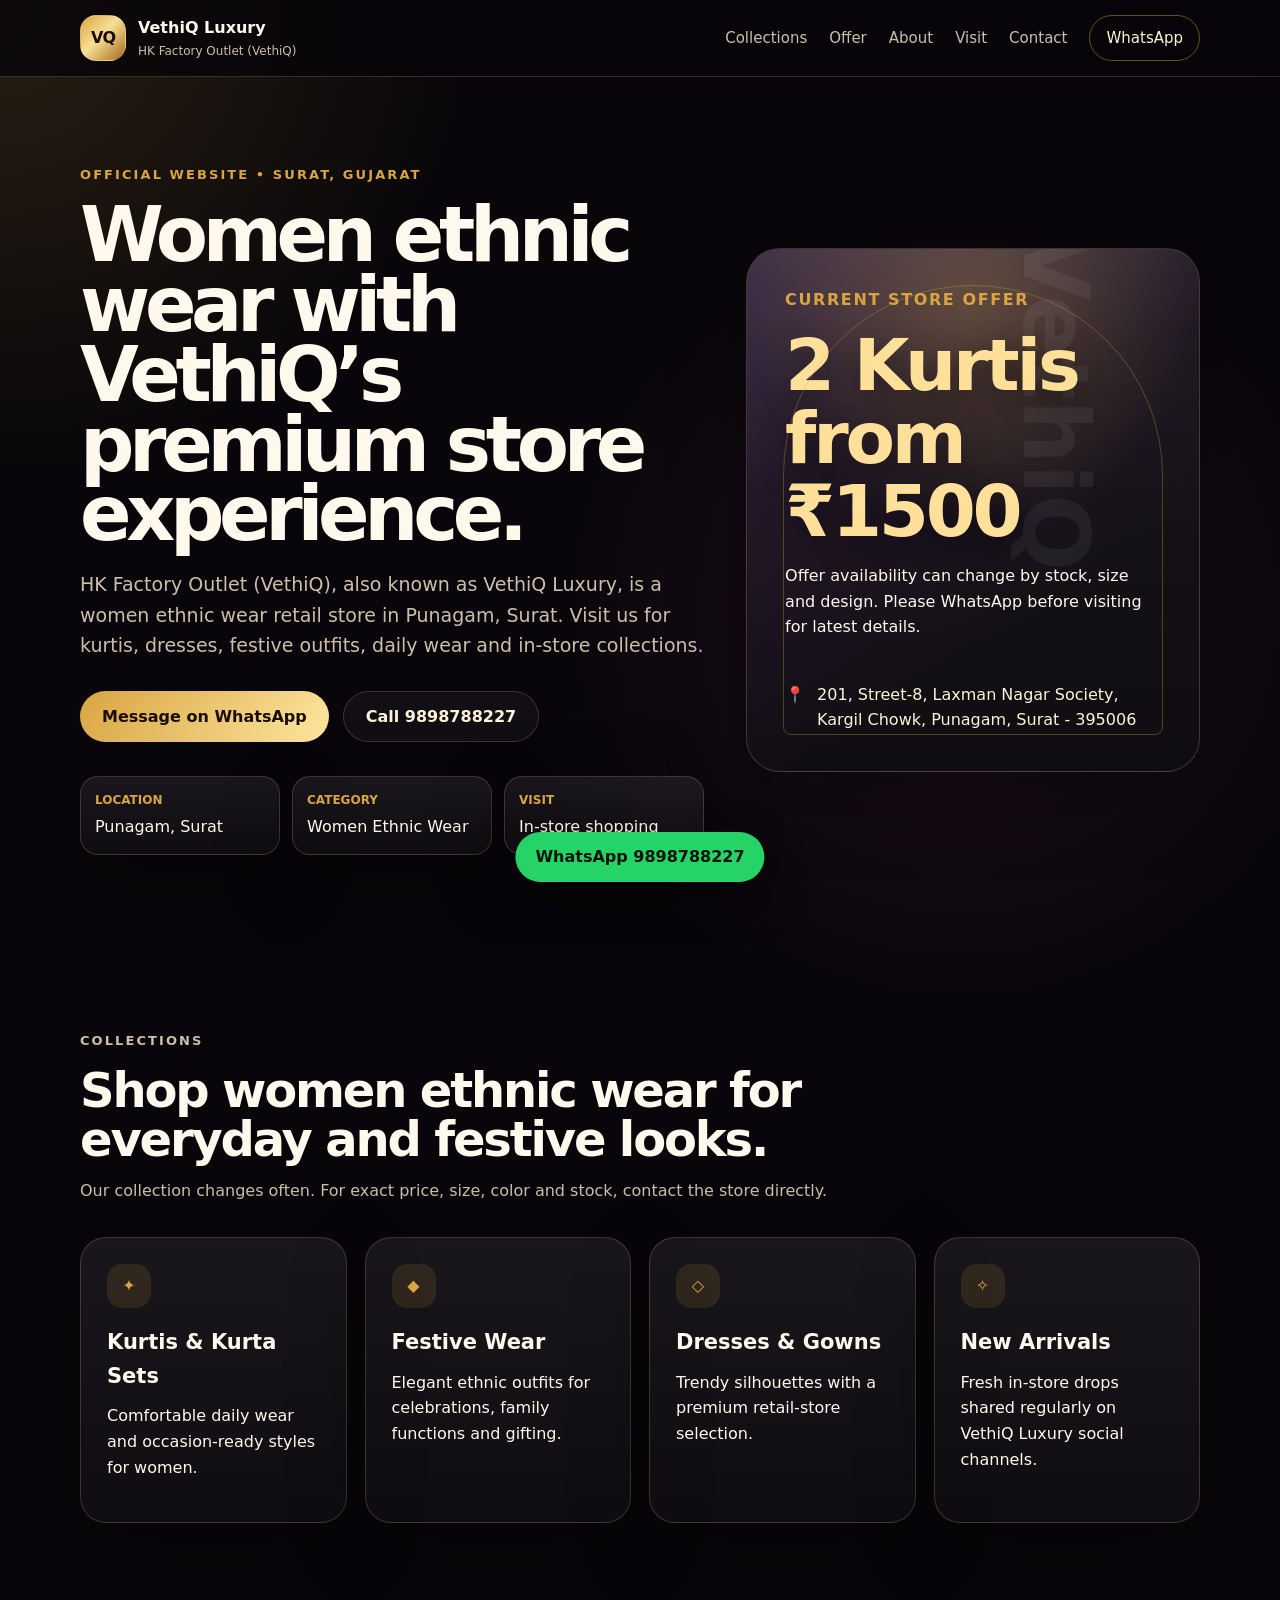
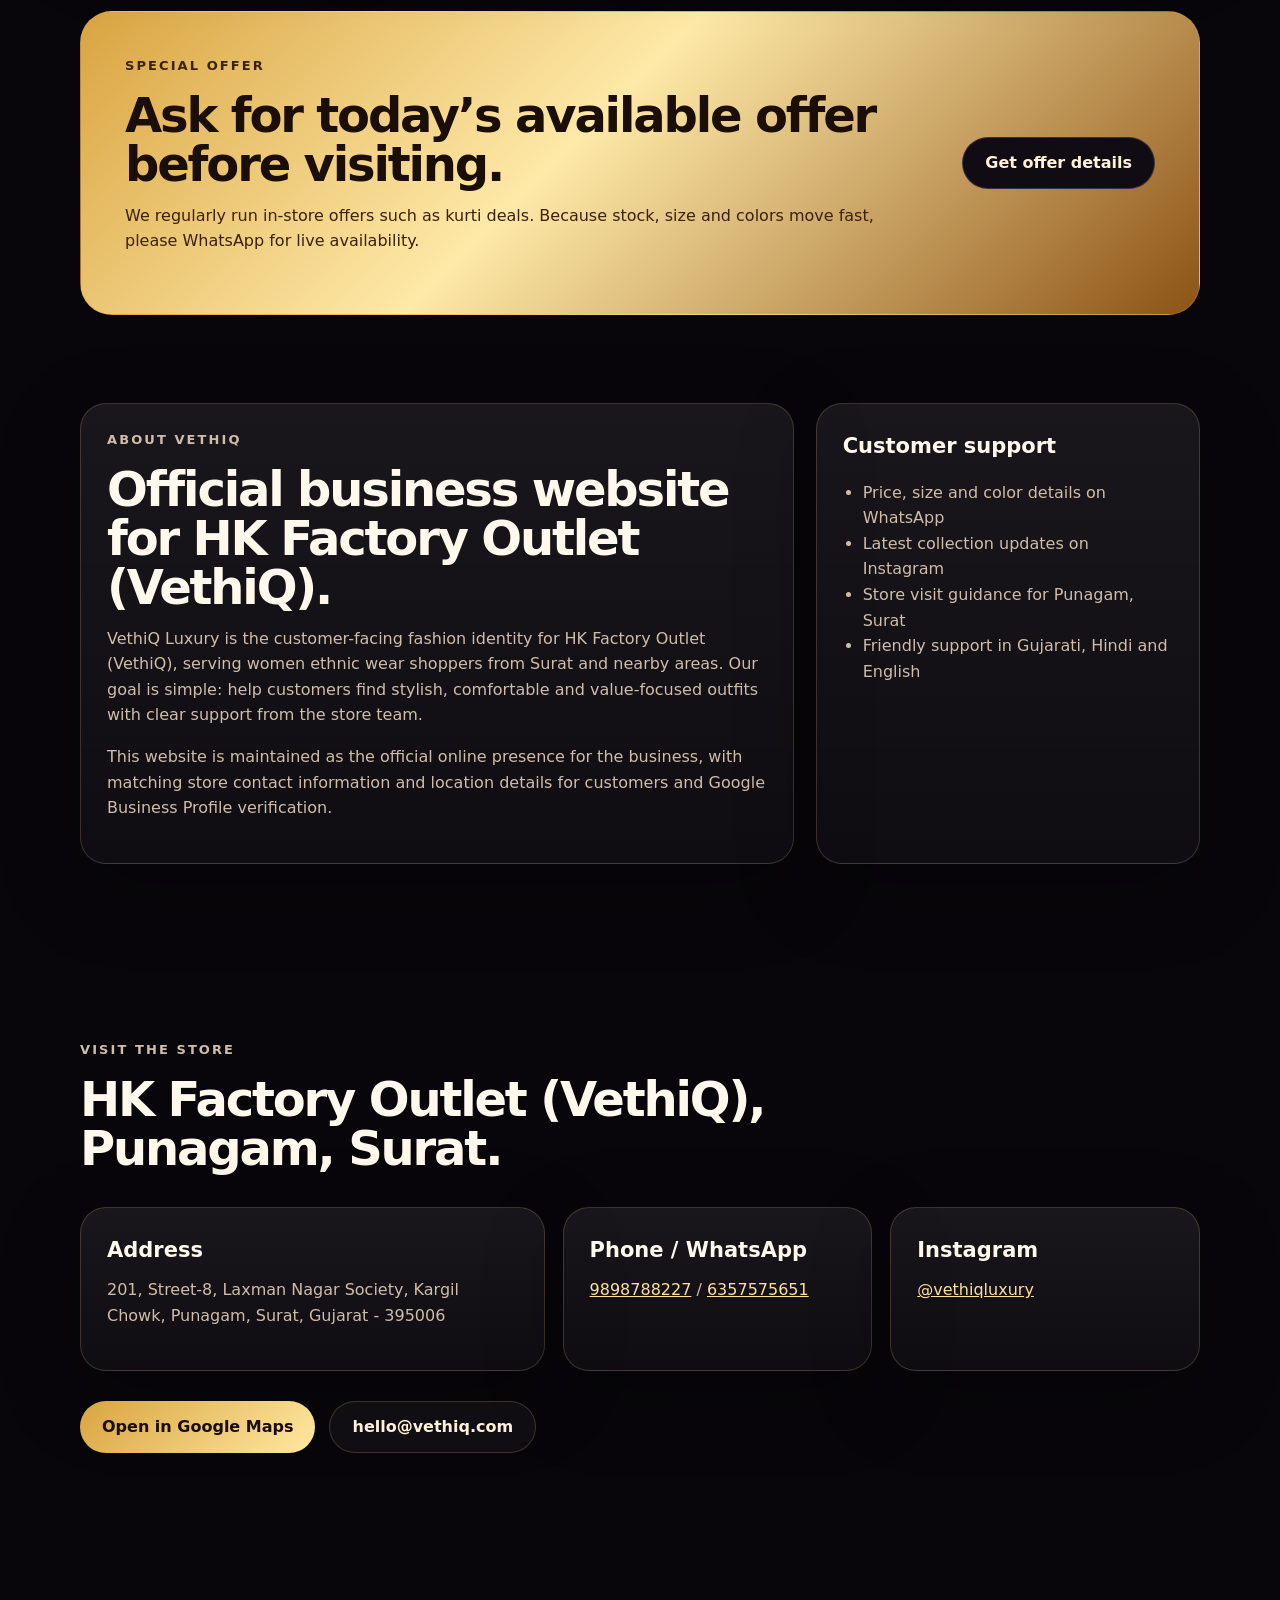
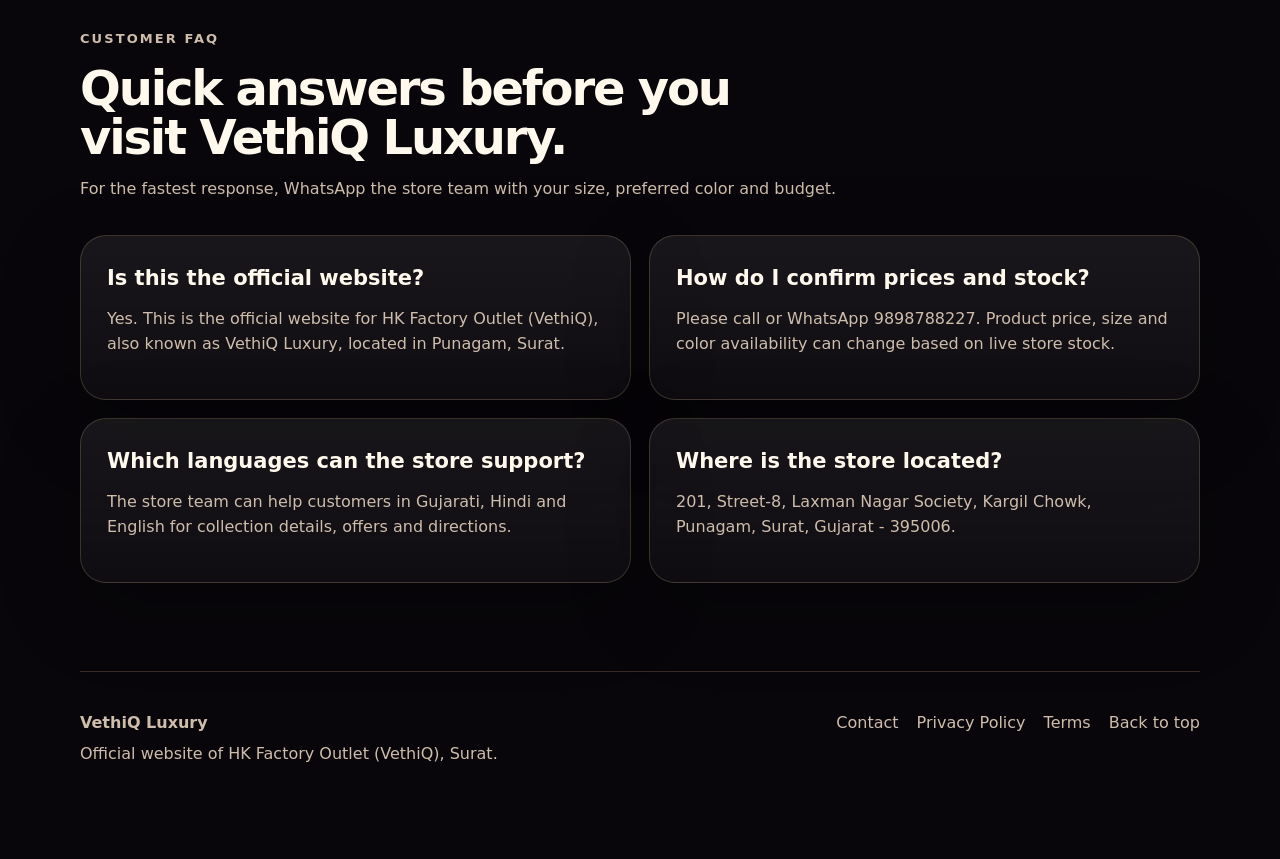
<file: index.html>
<!doctype html>
<html lang="en">
  <head>
    <meta charset="utf-8" />
    <meta name="viewport" content="width=device-width, initial-scale=1" />
    <title>VethiQ Luxury | Women Ethnic Wear Store in Surat</title>
    <meta name="description" content="Official website of HK Factory Outlet (VethiQ) / VethiQ Luxury, a Surat based women ethnic wear retail store for kurtis, dresses, festive wear and daily wear collections." />
    <meta name="keywords" content="VethiQ Luxury, HK Factory Outlet VethiQ, women ethnic wear Surat, kurti Surat, ethnic dresses Surat, Punagam women wear store" />
    <meta name="robots" content="index, follow" />
    <meta name="theme-color" content="#b98937" />
    <link rel="canonical" href="https://vethiq.com/" />
    <link rel="manifest" href="site.webmanifest" />
    <link rel="stylesheet" href="styles.css" />
    <meta property="og:title" content="VethiQ Luxury | Women Ethnic Wear in Surat" />
    <meta property="og:description" content="Visit HK Factory Outlet (VethiQ) / VethiQ Luxury in Punagam, Surat for women ethnic wear collections and in-store offers." />
    <meta property="og:type" content="website" />
    <meta property="og:url" content="https://vethiq.com/" />
    <meta property="og:site_name" content="VethiQ Luxury" />
    <meta name="twitter:card" content="summary_large_image" />
    <script type="application/ld+json">
      {
        "@context": "https://schema.org",
        "@graph": [
          {
            "@type": "ClothingStore",
            "@id": "https://vethiq.com/#store",
            "name": "HK Factory Outlet (VethiQ)",
            "alternateName": ["VethiQ Luxury", "VethiQ"],
            "url": "https://vethiq.com/",
            "telephone": "+91-9898788227",
            "address": {
              "@type": "PostalAddress",
              "streetAddress": "201, Street-8, Laxman Nagar Society, Kargil Chowk, Punagam",
              "addressLocality": "Surat",
              "addressRegion": "Gujarat",
              "postalCode": "395006",
              "addressCountry": "IN"
            },
            "sameAs": [
              "https://www.instagram.com/vethiqluxury/"
            ],
            "priceRange": "₹₹",
            "description": "Surat based women ethnic wear retail store for kurtis, dresses, festive wear and daily wear collections.",
            "areaServed": "Surat, Gujarat",
            "hasMap": "https://www.google.com/maps/search/?api=1&query=HK%20Factory%20Outlet%20(VethiQ)%20201%20Street-8%20Laxman%20Nagar%20Society%20Kargil%20Chowk%20Punagam%20Surat%20395006",
            "contactPoint": {
              "@type": "ContactPoint",
              "telephone": "+91-9898788227",
              "contactType": "customer support",
              "areaServed": "IN",
              "availableLanguage": ["Gujarati", "Hindi", "English"]
            }
          },
          {
            "@type": "WebSite",
            "@id": "https://vethiq.com/#website",
            "url": "https://vethiq.com/",
            "name": "VethiQ Luxury",
            "publisher": {
              "@id": "https://vethiq.com/#store"
            }
          },
          {
            "@type": "FAQPage",
            "@id": "https://vethiq.com/#faq",
            "mainEntity": [
              {
                "@type": "Question",
                "name": "Is this the official website of VethiQ Luxury?",
                "acceptedAnswer": {
                  "@type": "Answer",
                  "text": "Yes. vethiq.com is the official website for HK Factory Outlet (VethiQ), also known as VethiQ Luxury, located in Punagam, Surat."
                }
              },
              {
                "@type": "Question",
                "name": "How can customers confirm prices and stock?",
                "acceptedAnswer": {
                  "@type": "Answer",
                  "text": "Customers can call or WhatsApp 9898788227. Product price, size and color availability can change based on live store stock."
                }
              }
            ]
          }
        ]
      }
    </script>
  </head>
  <body>
    <header class="site-header" id="top">
      <nav class="nav-shell" aria-label="Primary navigation">
        <a class="brand" href="/" aria-label="VethiQ Luxury home">
          <span class="brand-mark">VQ</span>
          <span>
            <strong>VethiQ Luxury</strong>
            <small>HK Factory Outlet (VethiQ)</small>
          </span>
        </a>
        <button class="nav-toggle" type="button" aria-expanded="false" aria-controls="site-menu">Menu</button>
        <div class="nav-links" id="site-menu">
          <a href="#collections">Collections</a>
          <a href="#offer">Offer</a>
          <a href="#about">About</a>
          <a href="#visit">Visit</a>
          <a href="contact.html">Contact</a>
          <a class="nav-cta" href="https://wa.me/919898788227?text=Hi%20VethiQ%20Luxury%2C%20I%20want%20more%20details%20about%20your%20collection." rel="noopener">WhatsApp</a>
        </div>
      </nav>
    </header>

    <main>
      <section class="hero section">
        <div class="hero-copy">
          <p class="eyebrow">Official website • Surat, Gujarat</p>
          <h1>Women ethnic wear with VethiQ’s premium store experience.</h1>
          <p class="hero-text">HK Factory Outlet (VethiQ), also known as VethiQ Luxury, is a women ethnic wear retail store in Punagam, Surat. Visit us for kurtis, dresses, festive outfits, daily wear and in-store collections.</p>
          <div class="hero-actions">
            <a class="button button-primary" href="https://wa.me/919898788227?text=Hi%20VethiQ%20Luxury%2C%20please%20share%20latest%20women%20ethnic%20wear%20collection." rel="noopener">Message on WhatsApp</a>
            <a class="button button-soft" href="tel:+919898788227">Call 9898788227</a>
          </div>
          <dl class="trust-strip" aria-label="Store highlights">
            <div>
              <dt>Location</dt>
              <dd>Punagam, Surat</dd>
            </div>
            <div>
              <dt>Category</dt>
              <dd>Women Ethnic Wear</dd>
            </div>
            <div>
              <dt>Visit</dt>
              <dd>In-store shopping</dd>
            </div>
          </dl>
        </div>
        <div class="hero-card" aria-label="VethiQ Luxury store summary">
          <div class="gold-ring"></div>
          <p class="card-kicker">Current store offer</p>
          <h2>2 Kurtis from ₹1500</h2>
          <p>Offer availability can change by stock, size and design. Please WhatsApp before visiting for latest details.</p>
          <div class="mini-address">
            <span>📍</span>
            <span>201, Street-8, Laxman Nagar Society, Kargil Chowk, Punagam, Surat - 395006</span>
          </div>
        </div>
      </section>

      <section class="section collections" id="collections">
        <div class="section-heading">
          <p class="eyebrow">Collections</p>
          <h2>Shop women ethnic wear for everyday and festive looks.</h2>
          <p>Our collection changes often. For exact price, size, color and stock, contact the store directly.</p>
        </div>
        <div class="collection-grid">
          <article class="collection-card">
            <span class="card-icon">✦</span>
            <h3>Kurtis & Kurta Sets</h3>
            <p>Comfortable daily wear and occasion-ready styles for women.</p>
          </article>
          <article class="collection-card">
            <span class="card-icon">◆</span>
            <h3>Festive Wear</h3>
            <p>Elegant ethnic outfits for celebrations, family functions and gifting.</p>
          </article>
          <article class="collection-card">
            <span class="card-icon">◇</span>
            <h3>Dresses & Gowns</h3>
            <p>Trendy silhouettes with a premium retail-store selection.</p>
          </article>
          <article class="collection-card">
            <span class="card-icon">✧</span>
            <h3>New Arrivals</h3>
            <p>Fresh in-store drops shared regularly on VethiQ Luxury social channels.</p>
          </article>
        </div>
      </section>

      <section class="section offer-band" id="offer">
        <div>
          <p class="eyebrow">Special offer</p>
          <h2>Ask for today’s available offer before visiting.</h2>
          <p>We regularly run in-store offers such as kurti deals. Because stock, size and colors move fast, please WhatsApp for live availability.</p>
        </div>
        <a class="button button-dark" href="https://wa.me/919898788227?text=Hi%20VethiQ%20Luxury%2C%20please%20send%20today%27s%20offer%20and%20latest%20kurti%20collection." rel="noopener">Get offer details</a>
      </section>

      <section class="section about" id="about">
        <div class="about-panel">
          <p class="eyebrow">About VethiQ</p>
          <h2>Official business website for HK Factory Outlet (VethiQ).</h2>
          <p>VethiQ Luxury is the customer-facing fashion identity for HK Factory Outlet (VethiQ), serving women ethnic wear shoppers from Surat and nearby areas. Our goal is simple: help customers find stylish, comfortable and value-focused outfits with clear support from the store team.</p>
          <p>This website is maintained as the official online presence for the business, with matching store contact information and location details for customers and Google Business Profile verification.</p>
        </div>
        <div class="service-list">
          <h3>Customer support</h3>
          <ul>
            <li>Price, size and color details on WhatsApp</li>
            <li>Latest collection updates on Instagram</li>
            <li>Store visit guidance for Punagam, Surat</li>
            <li>Friendly support in Gujarati, Hindi and English</li>
          </ul>
        </div>
      </section>

      <section class="section visit" id="visit">
        <div class="section-heading">
          <p class="eyebrow">Visit the store</p>
          <h2>HK Factory Outlet (VethiQ), Punagam, Surat.</h2>
        </div>
        <div class="visit-grid">
          <article class="contact-card">
            <h3>Address</h3>
            <p>201, Street-8, Laxman Nagar Society, Kargil Chowk, Punagam, Surat, Gujarat - 395006</p>
          </article>
          <article class="contact-card">
            <h3>Phone / WhatsApp</h3>
            <p><a href="tel:+919898788227">9898788227</a> / <a href="tel:+916357575651">6357575651</a></p>
          </article>
          <article class="contact-card">
            <h3>Instagram</h3>
            <p><a href="https://www.instagram.com/vethiqluxury/" rel="noopener">@vethiqluxury</a></p>
          </article>
        </div>
        <div class="map-actions">
          <a class="button button-primary" href="https://www.google.com/maps/search/?api=1&query=HK%20Factory%20Outlet%20(VethiQ)%20201%20Street-8%20Laxman%20Nagar%20Society%20Kargil%20Chowk%20Punagam%20Surat%20395006" rel="noopener">Open in Google Maps</a>
          <a class="button button-soft" href="mailto:hello@vethiq.com">hello@vethiq.com</a>
        </div>
      </section>

      <section class="section faq" id="faq">
        <div class="section-heading">
          <p class="eyebrow">Customer FAQ</p>
          <h2>Quick answers before you visit VethiQ Luxury.</h2>
          <p>For the fastest response, WhatsApp the store team with your size, preferred color and budget.</p>
        </div>
        <div class="faq-grid">
          <article class="faq-card">
            <h3>Is this the official website?</h3>
            <p>Yes. This is the official website for HK Factory Outlet (VethiQ), also known as VethiQ Luxury, located in Punagam, Surat.</p>
          </article>
          <article class="faq-card">
            <h3>How do I confirm prices and stock?</h3>
            <p>Please call or WhatsApp 9898788227. Product price, size and color availability can change based on live store stock.</p>
          </article>
          <article class="faq-card">
            <h3>Which languages can the store support?</h3>
            <p>The store team can help customers in Gujarati, Hindi and English for collection details, offers and directions.</p>
          </article>
          <article class="faq-card">
            <h3>Where is the store located?</h3>
            <p>201, Street-8, Laxman Nagar Society, Kargil Chowk, Punagam, Surat, Gujarat - 395006.</p>
          </article>
        </div>
      </section>
    </main>

    <footer class="site-footer">
      <div>
        <strong>VethiQ Luxury</strong>
        <p>Official website of HK Factory Outlet (VethiQ), Surat.</p>
      </div>
      <div class="footer-links">
        <a href="contact.html">Contact</a>
        <a href="privacy.html">Privacy Policy</a>
        <a href="terms.html">Terms</a>
        <a href="#top">Back to top</a>
      </div>
    </footer>

    <div class="sticky-whatsapp">
      <a href="https://wa.me/919898788227?text=Hi%20VethiQ%20Luxury%2C%20I%20want%20collection%20details." rel="noopener">WhatsApp 9898788227</a>
    </div>
    <script src="main.js" defer></script>
  </body>
</html>
</file>
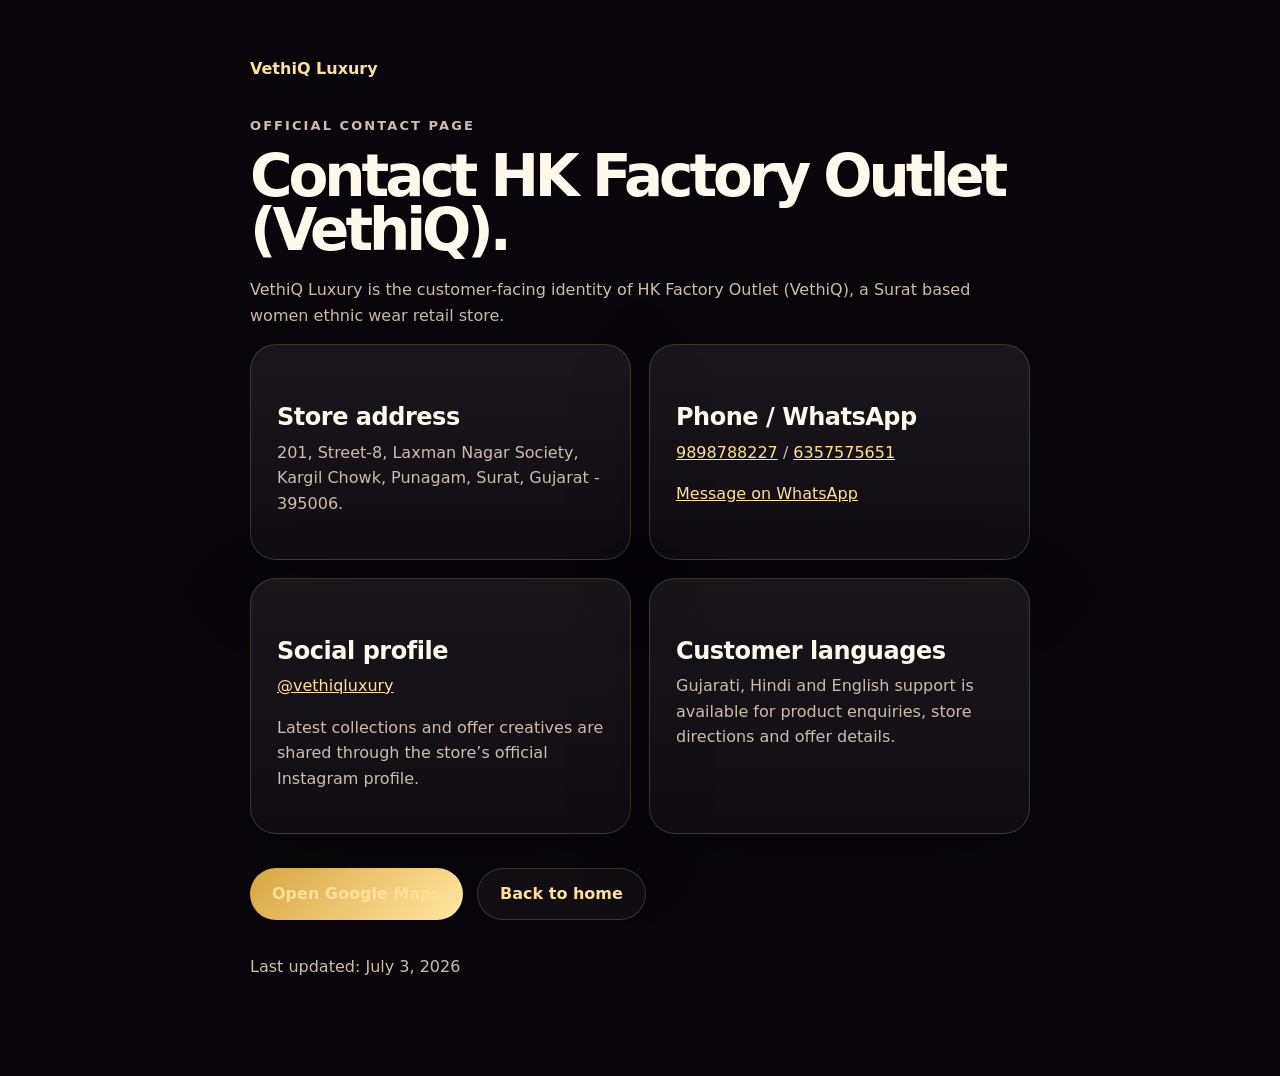
<file: contact.html>
<!doctype html>
<html lang="en">
  <head>
    <meta charset="utf-8" />
    <meta name="viewport" content="width=device-width, initial-scale=1" />
    <title>Contact VethiQ Luxury | HK Factory Outlet (VethiQ), Surat</title>
    <meta name="description" content="Official contact details for HK Factory Outlet (VethiQ) / VethiQ Luxury, a women ethnic wear retail store in Punagam, Surat." />
    <meta name="robots" content="index, follow" />
    <meta name="theme-color" content="#b98937" />
    <link rel="canonical" href="https://vethiq.com/contact.html" />
    <link rel="stylesheet" href="styles.css" />
    <script type="application/ld+json">
      {
        "@context": "https://schema.org",
        "@type": "ContactPage",
        "@id": "https://vethiq.com/contact.html#contact",
        "url": "https://vethiq.com/contact.html",
        "name": "Contact VethiQ Luxury",
        "about": {
          "@type": "ClothingStore",
          "name": "HK Factory Outlet (VethiQ)",
          "alternateName": "VethiQ Luxury",
          "telephone": "+91-9898788227",
          "address": {
            "@type": "PostalAddress",
            "streetAddress": "201, Street-8, Laxman Nagar Society, Kargil Chowk, Punagam",
            "addressLocality": "Surat",
            "addressRegion": "Gujarat",
            "postalCode": "395006",
            "addressCountry": "IN"
          }
        }
      }
    </script>
  </head>
  <body class="simple-page">
    <main class="policy-shell contact-shell">
      <a class="brand-link" href="/">VethiQ Luxury</a>
      <p class="eyebrow">Official contact page</p>
      <h1>Contact HK Factory Outlet (VethiQ).</h1>
      <p>VethiQ Luxury is the customer-facing identity of HK Factory Outlet (VethiQ), a Surat based women ethnic wear retail store.</p>

      <section class="contact-proof-grid" aria-label="Official business details">
        <article class="contact-card">
          <h2>Store address</h2>
          <p>201, Street-8, Laxman Nagar Society, Kargil Chowk, Punagam, Surat, Gujarat - 395006.</p>
        </article>
        <article class="contact-card">
          <h2>Phone / WhatsApp</h2>
          <p><a href="tel:+919898788227">9898788227</a> / <a href="tel:+916357575651">6357575651</a></p>
          <p><a href="https://wa.me/919898788227?text=Hi%20VethiQ%20Luxury%2C%20I%20want%20collection%20details." rel="noopener">Message on WhatsApp</a></p>
        </article>
        <article class="contact-card">
          <h2>Social profile</h2>
          <p><a href="https://www.instagram.com/vethiqluxury/" rel="noopener">@vethiqluxury</a></p>
          <p>Latest collections and offer creatives are shared through the store’s official Instagram profile.</p>
        </article>
        <article class="contact-card">
          <h2>Customer languages</h2>
          <p>Gujarati, Hindi and English support is available for product enquiries, store directions and offer details.</p>
        </article>
      </section>

      <div class="map-actions">
        <a class="button button-primary" href="https://www.google.com/maps/search/?api=1&query=HK%20Factory%20Outlet%20(VethiQ)%20201%20Street-8%20Laxman%20Nagar%20Society%20Kargil%20Chowk%20Punagam%20Surat%20395006" rel="noopener">Open Google Maps</a>
        <a class="button button-soft" href="/">Back to home</a>
      </div>

      <p class="muted">Last updated: July 3, 2026</p>
    </main>
  </body>
</html>
</file>
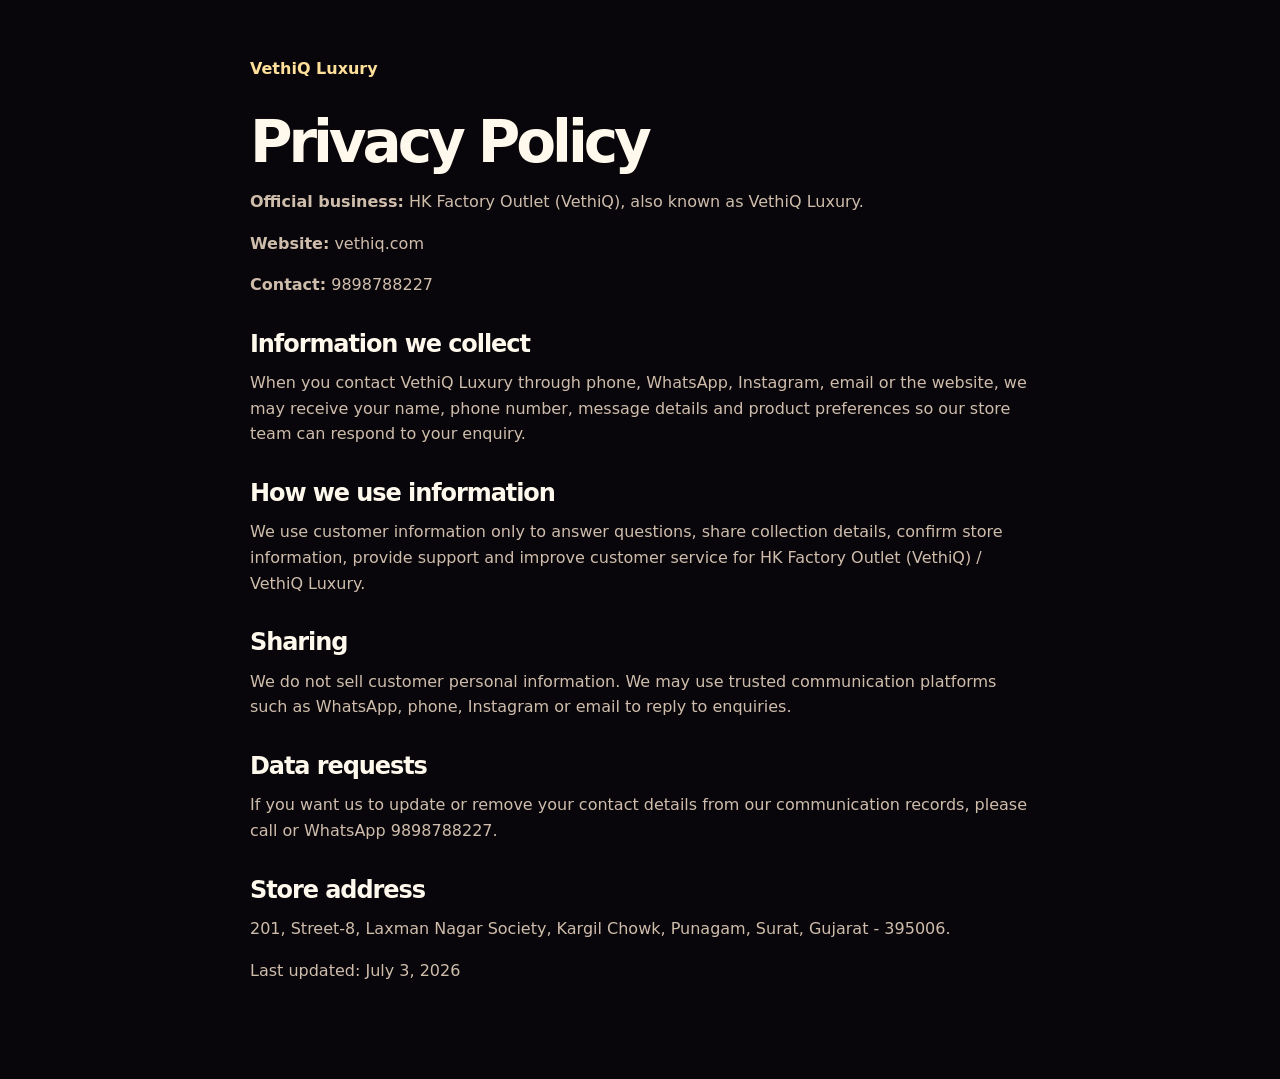
<file: privacy.html>
<!doctype html>
<html lang="en">
  <head>
    <meta charset="utf-8" />
    <meta name="viewport" content="width=device-width, initial-scale=1" />
    <title>Privacy Policy | VethiQ Luxury</title>
    <meta name="description" content="Privacy policy for the official website of HK Factory Outlet (VethiQ) / VethiQ Luxury, Surat." />
    <link rel="canonical" href="https://vethiq.com/privacy.html" />
    <link rel="stylesheet" href="styles.css" />
  </head>
  <body class="simple-page">
    <main class="policy-shell">
      <a class="brand-link" href="/">VethiQ Luxury</a>
      <h1>Privacy Policy</h1>
      <p><strong>Official business:</strong> HK Factory Outlet (VethiQ), also known as VethiQ Luxury.</p>
      <p><strong>Website:</strong> vethiq.com</p>
      <p><strong>Contact:</strong> 9898788227</p>

      <h2>Information we collect</h2>
      <p>When you contact VethiQ Luxury through phone, WhatsApp, Instagram, email or the website, we may receive your name, phone number, message details and product preferences so our store team can respond to your enquiry.</p>

      <h2>How we use information</h2>
      <p>We use customer information only to answer questions, share collection details, confirm store information, provide support and improve customer service for HK Factory Outlet (VethiQ) / VethiQ Luxury.</p>

      <h2>Sharing</h2>
      <p>We do not sell customer personal information. We may use trusted communication platforms such as WhatsApp, phone, Instagram or email to reply to enquiries.</p>

      <h2>Data requests</h2>
      <p>If you want us to update or remove your contact details from our communication records, please call or WhatsApp 9898788227.</p>

      <h2>Store address</h2>
      <p>201, Street-8, Laxman Nagar Society, Kargil Chowk, Punagam, Surat, Gujarat - 395006.</p>

      <p class="muted">Last updated: July 3, 2026</p>
    </main>
  </body>
</html>
</file>
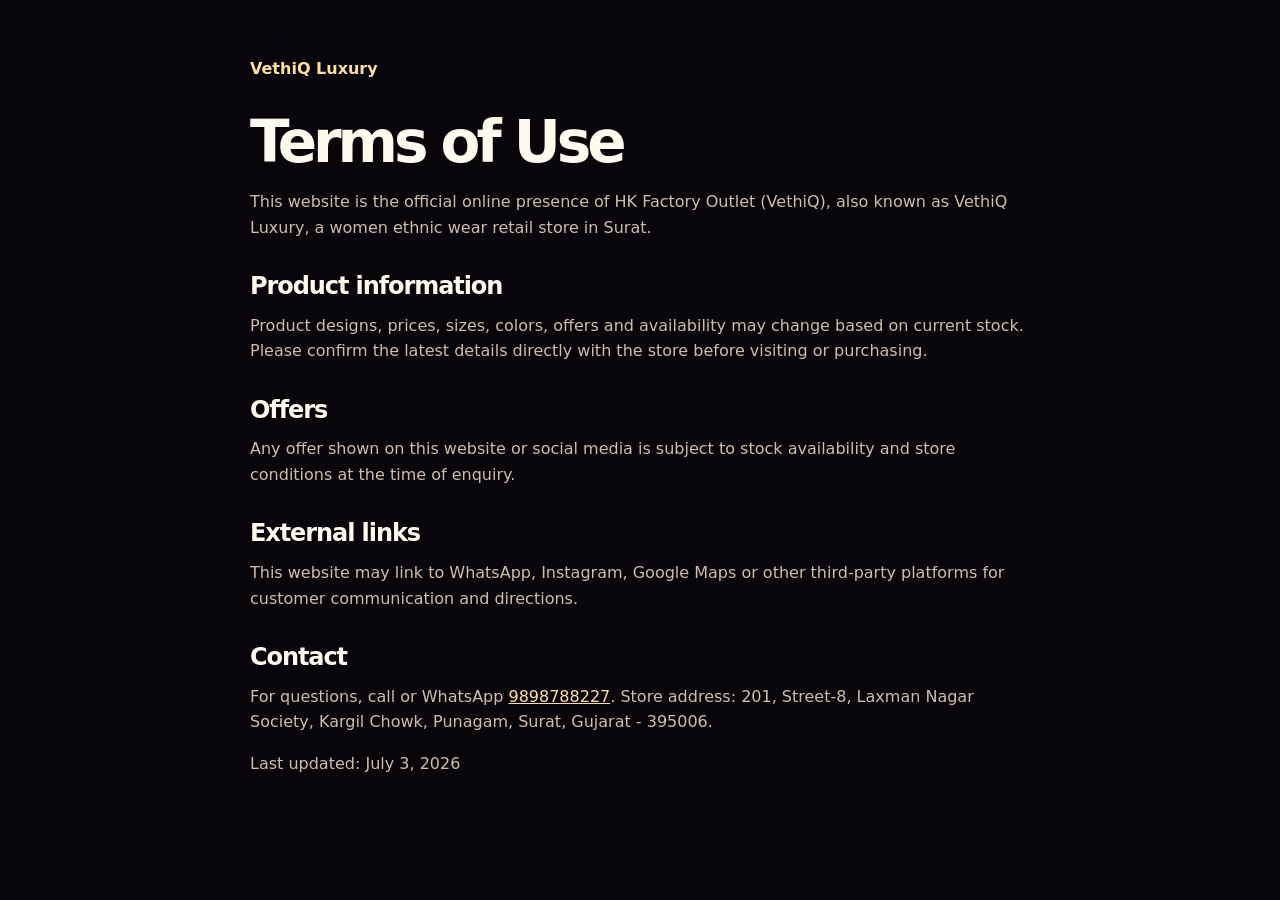
<file: terms.html>
<!doctype html>
<html lang="en">
  <head>
    <meta charset="utf-8" />
    <meta name="viewport" content="width=device-width, initial-scale=1" />
    <title>Terms | VethiQ Luxury</title>
    <meta name="description" content="Terms for the official website of HK Factory Outlet (VethiQ) / VethiQ Luxury, Surat." />
    <link rel="canonical" href="https://vethiq.com/terms.html" />
    <link rel="stylesheet" href="styles.css" />
  </head>
  <body class="simple-page">
    <main class="policy-shell">
      <a class="brand-link" href="/">VethiQ Luxury</a>
      <h1>Terms of Use</h1>
      <p>This website is the official online presence of HK Factory Outlet (VethiQ), also known as VethiQ Luxury, a women ethnic wear retail store in Surat.</p>

      <h2>Product information</h2>
      <p>Product designs, prices, sizes, colors, offers and availability may change based on current stock. Please confirm the latest details directly with the store before visiting or purchasing.</p>

      <h2>Offers</h2>
      <p>Any offer shown on this website or social media is subject to stock availability and store conditions at the time of enquiry.</p>

      <h2>External links</h2>
      <p>This website may link to WhatsApp, Instagram, Google Maps or other third-party platforms for customer communication and directions.</p>

      <h2>Contact</h2>
      <p>For questions, call or WhatsApp <a href="tel:+919898788227">9898788227</a>. Store address: 201, Street-8, Laxman Nagar Society, Kargil Chowk, Punagam, Surat, Gujarat - 395006.</p>

      <p class="muted">Last updated: July 3, 2026</p>
    </main>
  </body>
</html>
</file>
<file: styles.css>
:root {
  color-scheme: dark;
  --bg: #08060a;
  --bg-soft: #130f16;
  --panel: #19121c;
  --panel-2: #211725;
  --text: #fff8ec;
  --muted: #cfbdac;
  --gold: #d9a441;
  --gold-deep: #a46a1d;
  --cream: #fff2d8;
  --border: rgba(255, 221, 159, 0.18);
  --shadow: 0 24px 80px rgba(0, 0, 0, 0.32);
  font-family: Inter, ui-sans-serif, system-ui, -apple-system, BlinkMacSystemFont, "Segoe UI", sans-serif;
}

* {
  box-sizing: border-box;
}

html {
  scroll-behavior: smooth;
}

body {
  margin: 0;
  background:
    radial-gradient(circle at top left, rgba(217, 164, 65, 0.16), transparent 30rem),
    radial-gradient(circle at 75% 15%, rgba(105, 42, 95, 0.24), transparent 26rem),
    var(--bg);
  color: var(--text);
  line-height: 1.6;
}

a {
  color: inherit;
}

.site-header {
  position: sticky;
  top: 0;
  z-index: 20;
  border-bottom: 1px solid var(--border);
  background: rgba(8, 6, 10, 0.82);
  backdrop-filter: blur(18px);
}

.nav-shell,
.section,
.site-footer {
  width: min(1120px, calc(100% - 32px));
  margin: 0 auto;
}

.nav-shell {
  min-height: 76px;
  display: flex;
  align-items: center;
  justify-content: space-between;
  gap: 24px;
}

.brand,
.brand-link {
  display: inline-flex;
  align-items: center;
  gap: 12px;
  color: var(--text);
  text-decoration: none;
}

.brand small {
  display: block;
  color: var(--muted);
  font-size: 12px;
  margin-top: 1px;
}

.brand-mark {
  display: grid;
  place-items: center;
  width: 46px;
  height: 46px;
  border: 1px solid var(--border);
  border-radius: 16px;
  background: linear-gradient(135deg, var(--gold), #f8df95 45%, var(--gold-deep));
  color: #1a0d07;
  font-weight: 900;
  letter-spacing: -1px;
}

.nav-links {
  display: flex;
  align-items: center;
  gap: 22px;
  color: var(--muted);
}

.nav-links a {
  text-decoration: none;
  font-size: 15px;
}

.nav-links a:hover {
  color: var(--cream);
}

.nav-cta {
  border: 1px solid rgba(217, 164, 65, 0.45);
  border-radius: 999px;
  padding: 10px 16px;
  color: var(--cream) !important;
}

.nav-toggle {
  display: none;
  border: 1px solid var(--border);
  border-radius: 999px;
  padding: 10px 14px;
  background: transparent;
  color: var(--text);
}

.section {
  padding: 88px 0;
}

.hero {
  min-height: calc(100svh - 76px);
  display: grid;
  align-items: center;
  grid-template-columns: minmax(0, 1.1fr) minmax(320px, 0.8fr);
  gap: 42px;
}

.eyebrow {
  margin: 0 0 14px;
  color: var(--gold);
  font-size: 13px;
  font-weight: 800;
  letter-spacing: 0.16em;
  text-transform: uppercase;
}

h1,
h2,
h3,
p {
  margin-top: 0;
}

h1 {
  margin-bottom: 20px;
  font-size: clamp(42px, 7vw, 76px);
  line-height: 0.92;
  letter-spacing: -0.07em;
}

h2 {
  margin-bottom: 14px;
  font-size: clamp(30px, 4vw, 48px);
  line-height: 1.02;
  letter-spacing: -0.045em;
}

h3 {
  margin-bottom: 10px;
  font-size: 21px;
}

.hero-text,
.section-heading p,
.about-panel p,
.offer-band p,
.contact-card p,
.policy-shell p {
  color: var(--muted);
}

.hero-text {
  max-width: 680px;
  font-size: 19px;
}

.hero-actions,
.map-actions {
  display: flex;
  flex-wrap: wrap;
  gap: 14px;
  margin-top: 30px;
}

.button {
  display: inline-flex;
  align-items: center;
  justify-content: center;
  min-height: 48px;
  border-radius: 999px;
  padding: 12px 22px;
  font-weight: 800;
  text-decoration: none;
  transition: transform 160ms ease, border-color 160ms ease, background 160ms ease;
}

.button:hover {
  transform: translateY(-2px);
}

.button-primary {
  background: linear-gradient(135deg, var(--gold), #ffe8a1);
  color: #1a0d07;
}

.button-soft {
  border: 1px solid var(--border);
  color: var(--cream);
  background: rgba(255, 255, 255, 0.04);
}

.button-dark {
  background: #110c14;
  border: 1px solid rgba(255, 255, 255, 0.16);
  color: var(--cream);
}

.trust-strip {
  display: grid;
  grid-template-columns: repeat(3, 1fr);
  gap: 12px;
  margin: 34px 0 0;
}

.trust-strip div,
.collection-card,
.contact-card,
.service-list,
.about-panel,
.hero-card {
  border: 1px solid var(--border);
  background: linear-gradient(180deg, rgba(255, 255, 255, 0.07), rgba(255, 255, 255, 0.03));
  box-shadow: var(--shadow);
}

.trust-strip div {
  padding: 14px;
  border-radius: 18px;
}

.trust-strip dt {
  color: var(--gold);
  font-size: 12px;
  font-weight: 800;
  text-transform: uppercase;
}

.trust-strip dd {
  margin: 4px 0 0;
}

.hero-card {
  position: relative;
  overflow: hidden;
  min-height: 520px;
  border-radius: 34px;
  padding: 38px;
  display: flex;
  flex-direction: column;
  justify-content: flex-end;
}

.hero-card::before {
  content: "";
  position: absolute;
  inset: 0;
  background:
    linear-gradient(160deg, rgba(255, 255, 255, 0.08), transparent 35%),
    radial-gradient(circle at 50% 10%, rgba(217, 164, 65, 0.28), transparent 14rem),
    linear-gradient(145deg, #24112c, #08060a 70%);
  z-index: -2;
}

.hero-card::after {
  content: "VethiQ";
  position: absolute;
  top: 80px;
  right: -26px;
  color: rgba(255, 255, 255, 0.06);
  font-size: 90px;
  font-weight: 900;
  transform: rotate(90deg);
  z-index: -1;
}

.gold-ring {
  position: absolute;
  inset: 36px;
  border: 1px solid rgba(217, 164, 65, 0.32);
  border-radius: 999px 999px 40px 40px;
}

.card-kicker {
  color: var(--gold);
  font-weight: 800;
  text-transform: uppercase;
  letter-spacing: 0.1em;
}

.hero-card h2 {
  font-size: clamp(46px, 6vw, 72px);
  color: #ffe09a;
  text-shadow: 0 10px 30px rgba(0, 0, 0, 0.42);
}

.mini-address {
  display: flex;
  gap: 12px;
  margin-top: 26px;
  color: var(--cream);
}

.section-heading {
  max-width: 760px;
  margin-bottom: 34px;
}

.collection-grid,
.visit-grid {
  display: grid;
  grid-template-columns: repeat(4, minmax(0, 1fr));
  gap: 18px;
}

.collection-card,
.contact-card,
.service-list,
.about-panel {
  border-radius: 26px;
  padding: 26px;
}

.card-icon {
  display: inline-grid;
  place-items: center;
  width: 44px;
  height: 44px;
  margin-bottom: 18px;
  border-radius: 15px;
  background: rgba(217, 164, 65, 0.12);
  color: var(--gold);
}

.offer-band {
  display: flex;
  align-items: center;
  justify-content: space-between;
  gap: 30px;
  border: 1px solid rgba(217, 164, 65, 0.28);
  border-radius: 32px;
  padding: 44px;
  background: linear-gradient(135deg, #d9a441, #fee9a8 44%, #8c5316);
  color: #1b0e07;
}

.offer-band .eyebrow,
.offer-band p {
  color: #3b2109;
}

.offer-band div {
  max-width: 760px;
}

.about {
  display: grid;
  grid-template-columns: 1.3fr 0.7fr;
  gap: 22px;
}

.service-list ul {
  padding-left: 20px;
  color: var(--muted);
}

.visit-grid {
  grid-template-columns: 1.2fr 0.8fr 0.8fr;
}

.contact-card a,
.policy-shell a {
  color: #ffe09a;
}

.faq-grid,
.contact-proof-grid {
  display: grid;
  grid-template-columns: repeat(2, minmax(0, 1fr));
  gap: 18px;
}

.faq-card,
.contact-proof-grid .contact-card {
  border: 1px solid var(--border);
  border-radius: 26px;
  padding: 26px;
  background: linear-gradient(180deg, rgba(255, 255, 255, 0.07), rgba(255, 255, 255, 0.03));
  box-shadow: var(--shadow);
}

.faq-card p,
.contact-proof-grid p {
  color: var(--muted);
}

.contact-proof-grid h2 {
  margin-bottom: 10px;
  font-size: 23px;
  letter-spacing: -0.02em;
}

.contact-shell .map-actions {
  margin: 34px 0;
}

.site-footer {
  display: flex;
  justify-content: space-between;
  gap: 24px;
  padding: 38px 0 92px;
  color: var(--muted);
  border-top: 1px solid var(--border);
}

.site-footer p {
  margin: 6px 0 0;
}

.footer-links {
  display: flex;
  flex-wrap: wrap;
  gap: 18px;
}

.footer-links a {
  color: var(--muted);
  text-decoration: none;
}

.sticky-whatsapp {
  position: fixed;
  left: 50%;
  bottom: 18px;
  z-index: 30;
  transform: translateX(-50%);
}

.sticky-whatsapp a {
  display: inline-flex;
  align-items: center;
  min-height: 48px;
  border-radius: 999px;
  padding: 12px 20px;
  background: #25d366;
  color: #07140b;
  font-weight: 900;
  text-decoration: none;
  box-shadow: 0 18px 45px rgba(0, 0, 0, 0.35);
}

.simple-page {
  background: var(--bg);
}

.policy-shell {
  width: min(780px, calc(100% - 32px));
  margin: 0 auto;
  padding: 56px 0 80px;
}

.brand-link {
  margin-bottom: 34px;
  color: var(--gold);
  font-weight: 900;
}

.policy-shell h1 {
  font-size: clamp(36px, 5vw, 58px);
}

.policy-shell h2 {
  margin-top: 34px;
  font-size: 24px;
}

.muted {
  color: var(--muted);
}

@media (max-width: 860px) {
  .nav-toggle {
    display: inline-flex;
  }

  .nav-links {
    position: absolute;
    inset: 76px 16px auto;
    display: none;
    flex-direction: column;
    align-items: stretch;
    padding: 18px;
    border: 1px solid var(--border);
    border-radius: 24px;
    background: #120d15;
    box-shadow: var(--shadow);
  }

  .nav-links.is-open {
    display: flex;
  }

  .hero,
  .about {
    grid-template-columns: 1fr;
  }

  .hero {
    padding-top: 48px;
  }

  .hero-card {
    min-height: 420px;
  }

  .collection-grid,
  .visit-grid,
  .faq-grid,
  .contact-proof-grid {
    grid-template-columns: 1fr;
  }

  .offer-band,
  .site-footer {
    flex-direction: column;
    align-items: flex-start;
  }
}

@media (max-width: 560px) {
  .section {
    padding: 58px 0;
  }

  .trust-strip {
    grid-template-columns: 1fr;
  }

  .hero-card,
  .offer-band,
  .collection-card,
  .faq-card,
  .contact-card,
  .about-panel,
  .service-list {
    border-radius: 22px;
    padding: 22px;
  }

  .hero-actions,
  .map-actions {
    flex-direction: column;
  }

  .button {
    width: 100%;
  }
}
</file>
